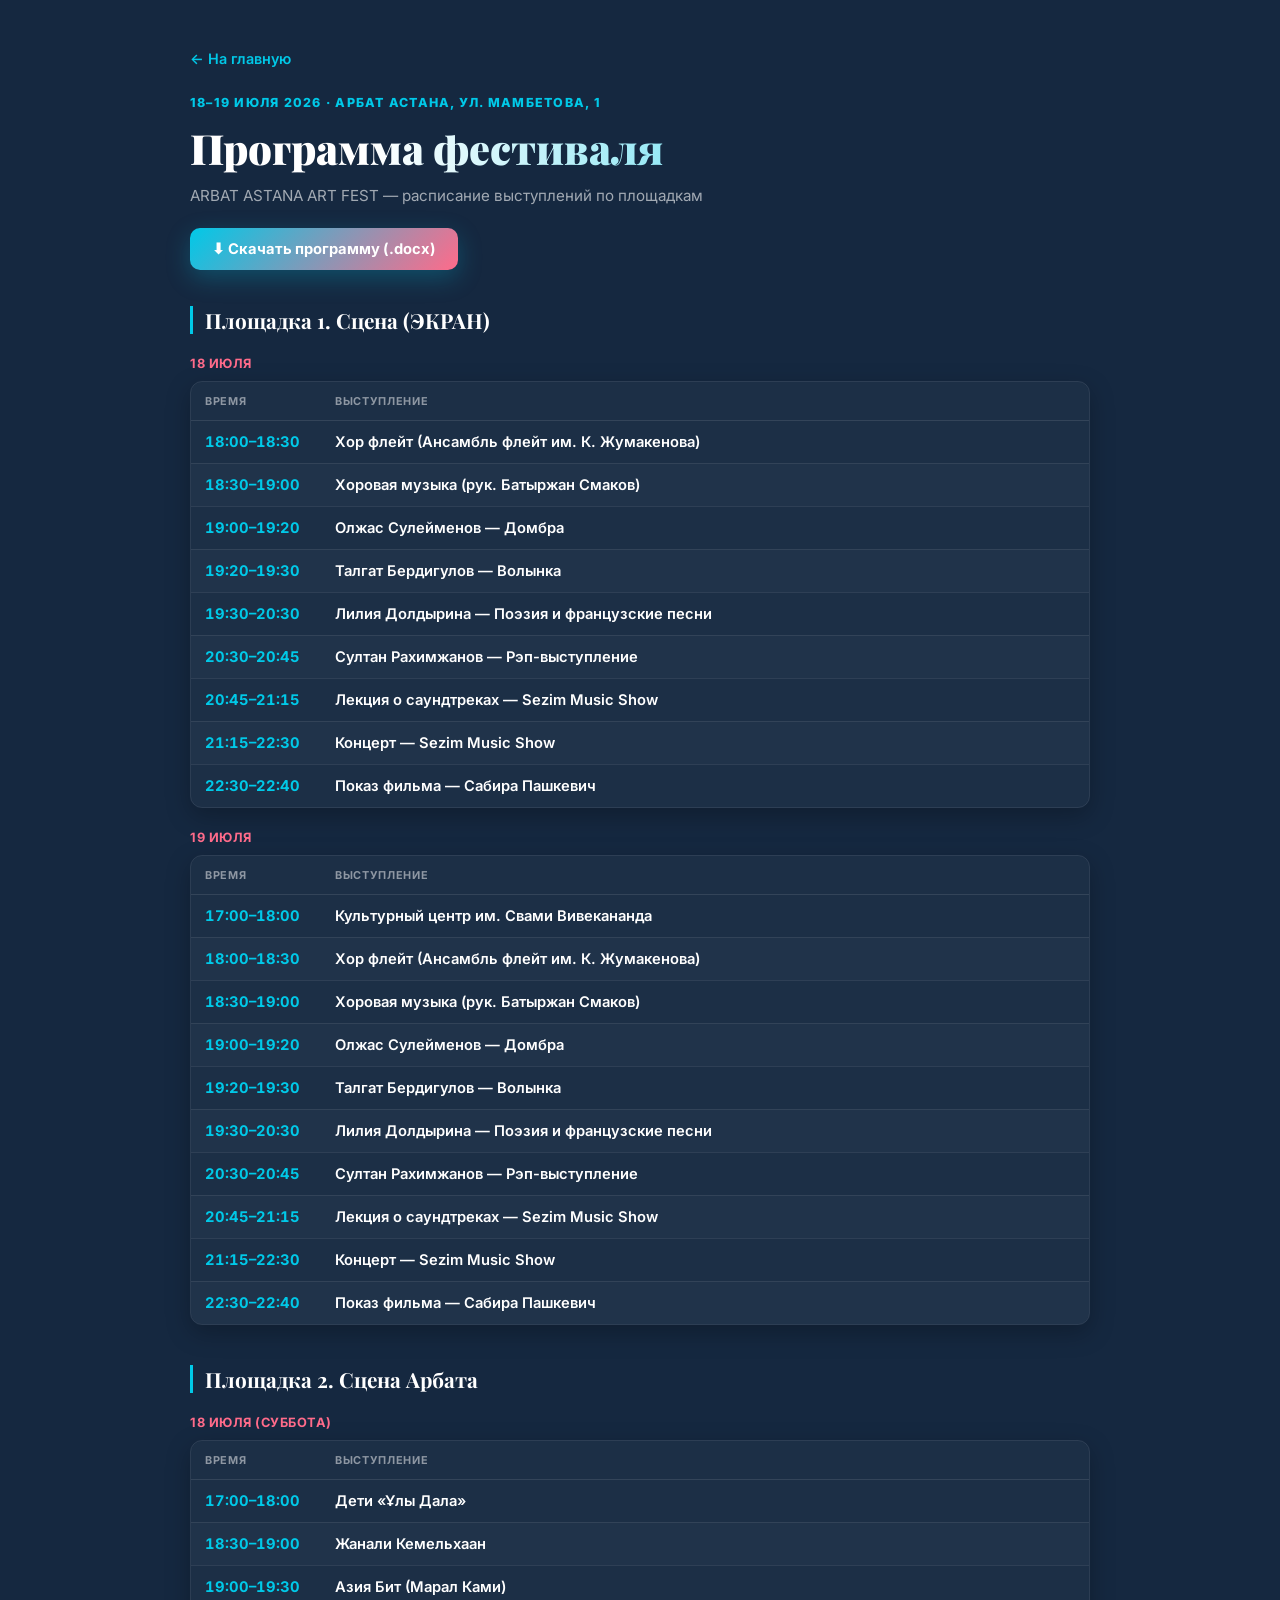
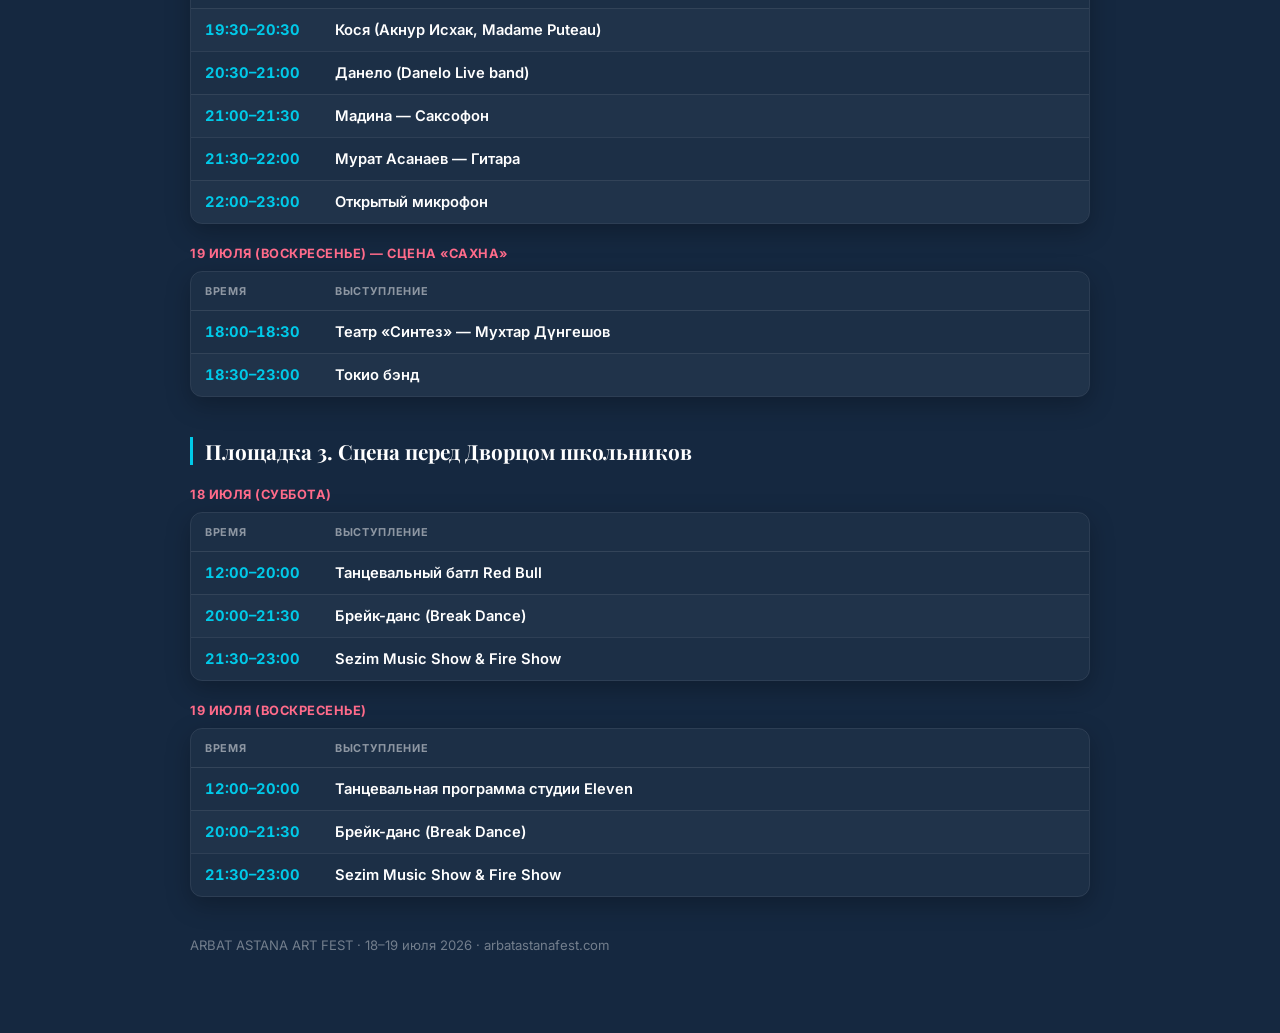
<file: program.html>
<!DOCTYPE html>
<html lang="ru">
<head>
  <meta charset="UTF-8">
  <meta name="viewport" content="width=device-width, initial-scale=1.0">
  <title>Программа фестиваля — ARBAT ASTANA ART FEST</title>
  <link href="https://fonts.googleapis.com/css2?family=Inter:wght@400;500;600;700;800;900&family=Playfair+Display:wght@700;900&display=swap" rel="stylesheet">
  <style>
    *, *::before, *::after { box-sizing: border-box; margin: 0; padding: 0; }
    body { font-family: 'Inter', sans-serif; background: #152840; color: #fff; padding: 48px 20px 80px; }
    .wrap { max-width: 900px; margin: 0 auto; }

    .back-link {
      display: inline-flex; align-items: center; gap: 6px;
      color: #00C9E8; text-decoration: none; font-size: .9rem; font-weight: 600;
      margin-bottom: 28px;
    }
    .back-link:hover { color: #00E5B4; }

    header { margin-bottom: 36px; }
    .eyebrow {
      font-size: .78rem; font-weight: 800; letter-spacing: .1em; text-transform: uppercase;
      color: #00C9E8; margin-bottom: 10px;
    }
    h1 {
      font-family: 'Playfair Display', serif;
      font-weight: 900;
      font-size: clamp(1.8rem, 4.5vw, 2.6rem);
      margin: 0 0 10px;
      background: linear-gradient(90deg, #fff 20%, #00C9E8 100%);
      -webkit-background-clip: text; background-clip: text; -webkit-text-fill-color: transparent;
    }
    header p { color: rgba(255,255,255,.6); font-size: .95rem; line-height: 1.5; }

    .dl-btn {
      display: inline-flex; align-items: center; gap: 8px;
      background: linear-gradient(135deg, #00C9E8, #FF6B8A);
      color: #fff; text-decoration: none; font-weight: 700; font-size: .92rem;
      padding: 12px 22px; border-radius: 10px; margin-top: 20px;
      box-shadow: 0 8px 24px rgba(0,201,232,.25);
    }
    .dl-btn:hover { filter: brightness(1.08); }

    section.venue { margin-bottom: 40px; }
    h2 {
      font-family: 'Playfair Display', serif;
      font-size: 1.3rem;
      margin: 0 0 4px;
      border-left: 3px solid #00C9E8;
      padding-left: 12px;
    }
    h3 {
      font-size: .8rem; font-weight: 700; letter-spacing: .04em; text-transform: uppercase;
      color: #FF6B8A; margin: 22px 0 10px;
    }

    .table-scroll { overflow-x: auto; border-radius: 12px; border: 1px solid rgba(255,255,255,.1); box-shadow: 0 8px 24px rgba(0,0,0,.25); }
    table { width: 100%; border-collapse: collapse; background: rgba(255,255,255,.03); font-size: .92rem; min-width: 480px; }
    thead th {
      text-align: left; font-size: .68rem; letter-spacing: .06em; text-transform: uppercase;
      color: rgba(255,255,255,.5); padding: 12px 14px; border-bottom: 1px solid rgba(255,255,255,.1);
    }
    tbody td { padding: 12px 14px; border-bottom: 1px solid rgba(255,255,255,.08); vertical-align: top; }
    tbody tr:last-child td { border-bottom: none; }
    tbody tr:nth-child(even) { background: rgba(255,255,255,.02); }
    td.time { font-variant-numeric: tabular-nums; white-space: nowrap; color: #00C9E8; font-weight: 700; width: 130px; }
    td.act { font-weight: 600; }

    footer { margin-top: 40px; color: rgba(255,255,255,.4); font-size: .82rem; }

    @media print {
      body { padding: 0; background: #fff; color: #111; }
      .back-link, .dl-btn { display: none; }
      h1 { -webkit-text-fill-color: initial; background: none; color: #111; }
      table { background: #fff; }
      td.time { color: #0090AC; }
    }
  </style>
</head>
<body>
  <div class="wrap">
    <a class="back-link" href="index.html">← На главную</a>

    <header>
      <div class="eyebrow">18–19 июля 2026 · Арбат Астана, ул. Мамбетова, 1</div>
      <h1>Программа фестиваля</h1>
      <p>ARBAT ASTANA ART FEST — расписание выступлений по площадкам</p>
      <a class="dl-btn" href="arbat-astana-art-fest-program.docx" download>⬇ Скачать программу (.docx)</a>
    </header>

    <section class="venue">
      <h2>Площадка 1. Сцена (ЭКРАН)</h2>

      <h3>18 июля</h3>
      <div class="table-scroll">
        <table>
          <thead><tr><th>Время</th><th>Выступление</th></tr></thead>
          <tbody>
            <tr><td class="time">18:00–18:30</td><td class="act">Хор флейт (Ансамбль флейт им. К. Жумакенова)</td></tr>
            <tr><td class="time">18:30–19:00</td><td class="act">Хоровая музыка (рук. Батыржан Смаков)</td></tr>
            <tr><td class="time">19:00–19:20</td><td class="act">Олжас Сулейменов — Домбра</td></tr>
            <tr><td class="time">19:20–19:30</td><td class="act">Талгат Бердигулов — Волынка</td></tr>
            <tr><td class="time">19:30–20:30</td><td class="act">Лилия Долдырина — Поэзия и французские песни</td></tr>
            <tr><td class="time">20:30–20:45</td><td class="act">Султан Рахимжанов — Рэп-выступление</td></tr>
            <tr><td class="time">20:45–21:15</td><td class="act">Лекция о саундтреках — Sezim Music Show</td></tr>
            <tr><td class="time">21:15–22:30</td><td class="act">Концерт — Sezim Music Show</td></tr>
            <tr><td class="time">22:30–22:40</td><td class="act">Показ фильма — Сабира Пашкевич</td></tr>
          </tbody>
        </table>
      </div>

      <h3>19 июля</h3>
      <div class="table-scroll">
        <table>
          <thead><tr><th>Время</th><th>Выступление</th></tr></thead>
          <tbody>
            <tr><td class="time">17:00–18:00</td><td class="act">Культурный центр им. Свами Вивекананда</td></tr>
            <tr><td class="time">18:00–18:30</td><td class="act">Хор флейт (Ансамбль флейт им. К. Жумакенова)</td></tr>
            <tr><td class="time">18:30–19:00</td><td class="act">Хоровая музыка (рук. Батыржан Смаков)</td></tr>
            <tr><td class="time">19:00–19:20</td><td class="act">Олжас Сулейменов — Домбра</td></tr>
            <tr><td class="time">19:20–19:30</td><td class="act">Талгат Бердигулов — Волынка</td></tr>
            <tr><td class="time">19:30–20:30</td><td class="act">Лилия Долдырина — Поэзия и французские песни</td></tr>
            <tr><td class="time">20:30–20:45</td><td class="act">Султан Рахимжанов — Рэп-выступление</td></tr>
            <tr><td class="time">20:45–21:15</td><td class="act">Лекция о саундтреках — Sezim Music Show</td></tr>
            <tr><td class="time">21:15–22:30</td><td class="act">Концерт — Sezim Music Show</td></tr>
            <tr><td class="time">22:30–22:40</td><td class="act">Показ фильма — Сабира Пашкевич</td></tr>
          </tbody>
        </table>
      </div>
    </section>

    <section class="venue">
      <h2>Площадка 2. Сцена Арбата</h2>

      <h3>18 июля (Суббота)</h3>
      <div class="table-scroll">
        <table>
          <thead><tr><th>Время</th><th>Выступление</th></tr></thead>
          <tbody>
            <tr><td class="time">17:00–18:00</td><td class="act">Дети «Ұлы Дала»</td></tr>
            <tr><td class="time">18:30–19:00</td><td class="act">Жанали Кемельхаан</td></tr>
            <tr><td class="time">19:00–19:30</td><td class="act">Азия Бит (Марал Ками)</td></tr>
            <tr><td class="time">19:30–20:30</td><td class="act">Кося (Акнур Исхак, Madame Puteau)</td></tr>
            <tr><td class="time">20:30–21:00</td><td class="act">Данело (Danelo Live band)</td></tr>
            <tr><td class="time">21:00–21:30</td><td class="act">Мадина — Саксофон</td></tr>
            <tr><td class="time">21:30–22:00</td><td class="act">Мурат Асанаев — Гитара</td></tr>
            <tr><td class="time">22:00–23:00</td><td class="act">Открытый микрофон</td></tr>
          </tbody>
        </table>
      </div>

      <h3>19 июля (Воскресенье) — Сцена «Сахна»</h3>
      <div class="table-scroll">
        <table>
          <thead><tr><th>Время</th><th>Выступление</th></tr></thead>
          <tbody>
            <tr><td class="time">18:00–18:30</td><td class="act">Театр «Синтез» — Мухтар Дүнгешов</td></tr>
            <tr><td class="time">18:30–23:00</td><td class="act">Токио бэнд</td></tr>
          </tbody>
        </table>
      </div>
    </section>

    <section class="venue">
      <h2>Площадка 3. Сцена перед Дворцом школьников</h2>

      <h3>18 июля (Суббота)</h3>
      <div class="table-scroll">
        <table>
          <thead><tr><th>Время</th><th>Выступление</th></tr></thead>
          <tbody>
            <tr><td class="time">12:00–20:00</td><td class="act">Танцевальный батл Red Bull</td></tr>
            <tr><td class="time">20:00–21:30</td><td class="act">Брейк-данс (Break Dance)</td></tr>
            <tr><td class="time">21:30–23:00</td><td class="act">Sezim Music Show &amp; Fire Show</td></tr>
          </tbody>
        </table>
      </div>

      <h3>19 июля (Воскресенье)</h3>
      <div class="table-scroll">
        <table>
          <thead><tr><th>Время</th><th>Выступление</th></tr></thead>
          <tbody>
            <tr><td class="time">12:00–20:00</td><td class="act">Танцевальная программа студии Eleven</td></tr>
            <tr><td class="time">20:00–21:30</td><td class="act">Брейк-данс (Break Dance)</td></tr>
            <tr><td class="time">21:30–23:00</td><td class="act">Sezim Music Show &amp; Fire Show</td></tr>
          </tbody>
        </table>
      </div>
    </section>

    <footer>ARBAT ASTANA ART FEST · 18–19 июля 2026 · arbatastanafest.com</footer>
  </div>
</body>
</html>
</file>
